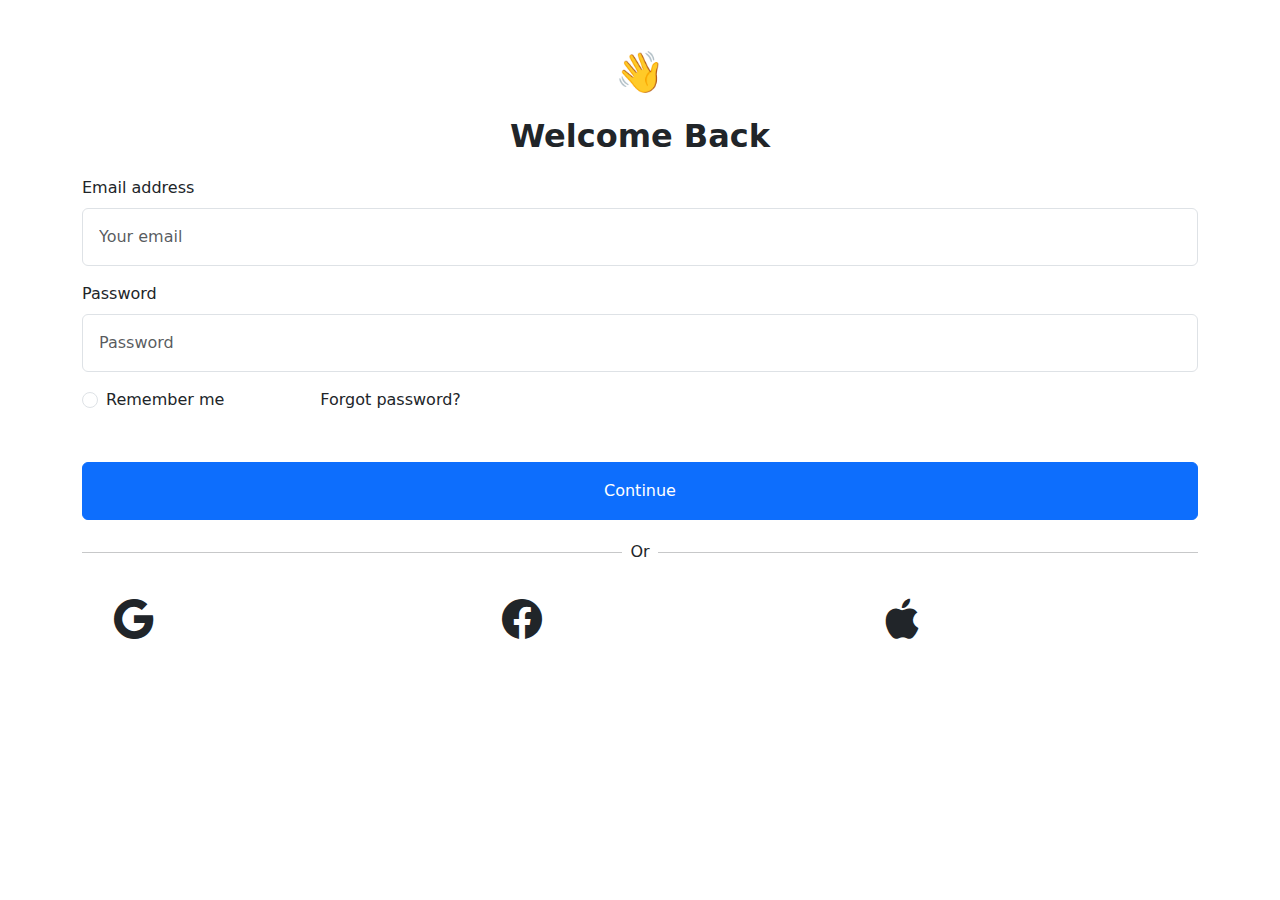
<file: index.html>
<!DOCTYPE html>
<html lang="en">
<head>
    <meta charset="UTF-8">
    <meta name="viewport" content="width=device-width, initial-scale=1.0">
    <link rel="stylesheet" href="bootstrap-5.3.2-dist copy/css/bootstrap.css">
    <link rel="stylesheet" href="index.css">
    <link rel="stylesheet" href="https://cdn.jsdelivr.net/npm/bootstrap-icons@1.11.1/font/bootstrap-icons.css">
    <title>Document</title>
</head>
<body>
    <!-- <div id="carouselExampleSlidesOnly" class="carousel slide" data-bs-ride="carousel">
        <div class="carousel-inner">
          <div class="carousel-item active">
            <img src="./images/carousel_slide_one.jpeg" class="d-block w-100" alt="...">
          </div>
          <div class="carousel-item">
            <img src="" class="d-block w-100" alt="...">
          </div>
          <div class="carousel-item">
            <img src="..." class="d-block w-100" alt="...">
          </div>
        </div>
      </div> -->
      <div class="container-fluid">
        <div class="text-center mt-5 h1 emoji container ">👋</div>
        <p class="lead text-center fw-bold welcome mt-3">Welcome Back</p> 
      </div>
      <div class="container">
        <form action="">
            <div>
            <label for="input" class="pb-2">Email address</label>
            <input type="email" name="" id="" placeholder="Your email" class="form-control p-3">
            </div>
            <div class="pt-3">
                <label for="password" class="pb-2">Password</label>
                <input type="password" name="" id="Password" class="form-control p-3" placeholder="Password">
            </div>
            <div class="d-flex">
            <div class="form-check pt-3">
                <input class="form-check-input" type="radio" name="flexRadioDefault" id="flexRadioDefault1">
                <label class="form-check-label" for="flexRadioDefault1">
                  Remember me
                </label>
              </div>
              <div class="pt-3 ps-5">
                <a href="reset_password.html" class="text-decoration-none text-dark ps-5">Forgot password?</a>
              </div>
              </div>
              <div class="text-center pt-5">
                <button class="btn  btn-primary button p-3 ">Continue</button>
              </div>
        </form>
        <div class="d-flex pt-3">
            <hr class="w-50 "> 
            <p class="ps-2 pe-2 pt-1">Or </p>
            <hr class="w-50">
        </div>
        <div class="row pt-3">
          <div class="col col-md">
            <!-- <button class="btn btn-outline-secondary h1 ms-3"> -->
              <a href="" class="text-dark ms-3">
             <i class="bi bi-google h1 p-3"></i>
             </a>
            <!-- </button> -->
            </div>
            <div class="col col-md">
              <!-- <button class="btn btn-outline-secondary h1 "> -->
                <a href="" class="text-dark ms-4">
               <i class="bi bi-facebook h1 p-3"></i>
               </a>
              <!-- </button> -->
              </div>
              <div class=" col col-md">
                <!-- <button class="btn btn-outline-secondary h1 "> -->
                  <a href="" class="text-dark ms-4">
                 <i class="bi bi-apple h1 p-3"></i>
                 </a>
                <!-- </button> -->
                </div>
        </div>
      </div>
  <script src="./bootstrap-5.3.2-dist copy/js/bootstrap.bundle.js"></script>  
</body>
</html>
</file>
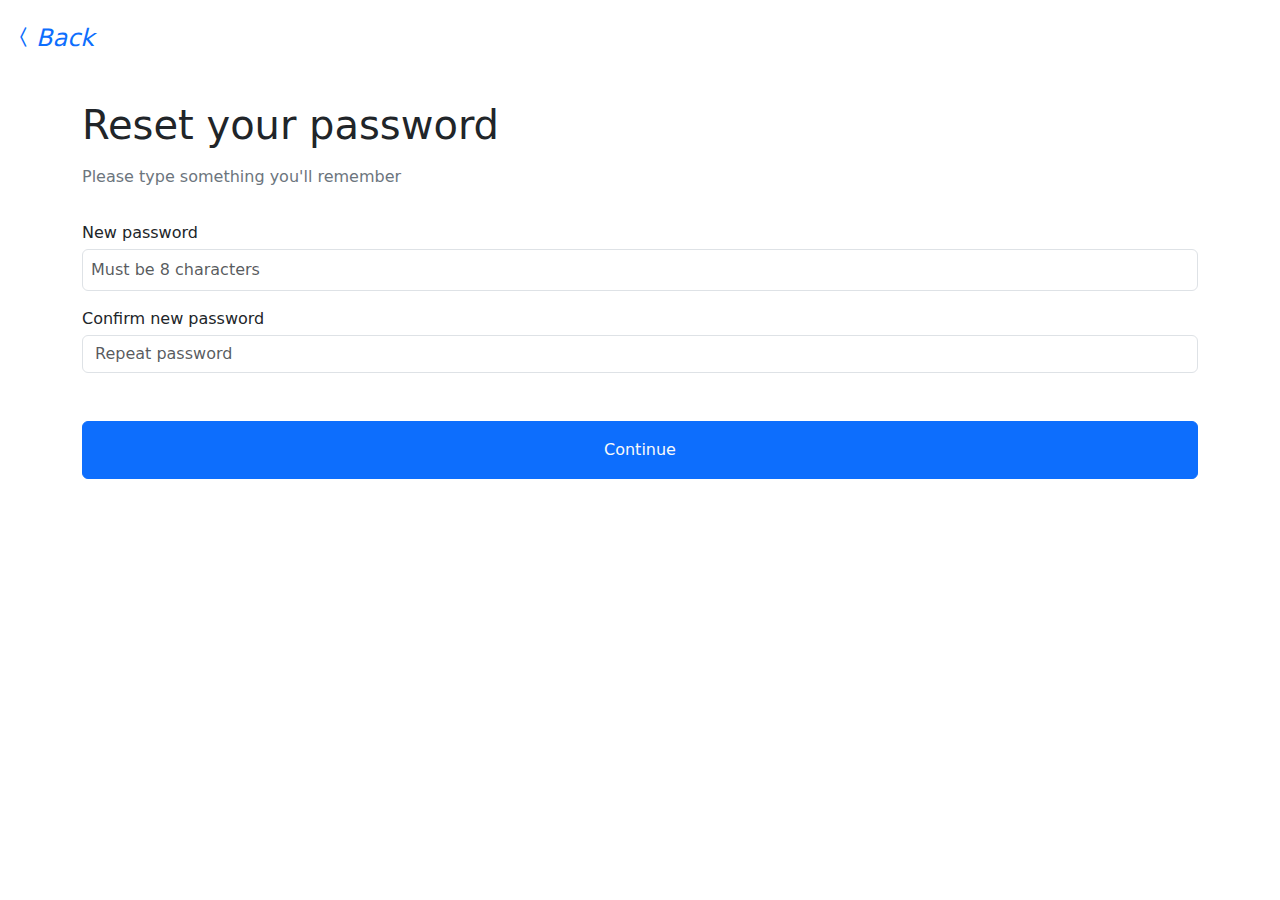
<file: confirmation.html>
<!DOCTYPE html>
<html lang="en">
<head>
    <meta charset="UTF-8">
    <meta name="viewport" content="width=device-width, initial-scale=1.0">
    <link rel="stylesheet" href="https://cdn.jsdelivr.net/npm/bootstrap-icons@1.11.1/font/bootstrap-icons.css">
    <link rel="stylesheet" href="index.css">
    <link rel="stylesheet" href="bootstrap-5.3.2-dist copy/css/bootstrap.css">
    <title></title>
</head>
<body>
    <div class="container-fluid pt-4">
        <a href="reset_password.html" class="text-decoration-none "><i class="bi bi-chevron-compact-left h4">Back </i></a>
        <div class="container pt-4">
            <p class="h1 pt-4">Reset your password</p>
            <p class="text-secondary pt-2">Please type something you'll remember</p>
        </div>
        <div class="container">
            <form action="#" class="pt-3">
                <label for="password">New password</label>
                <input type="password" name="" id="" class="form-control mt-1 p-2" placeholder="Must be 8 characters">
                <label for="password" class="mt-3">Confirm new password</label>
                <input type="password" name="" id="" class="form-control mt-1" placeholder="Repeat password">
                <div class="text-center">
                   
                    <button class="btn btn-primary w-100 mt-5 p-3"> <a href="successful.html" class="text-light text-decoration-none">Continue</a></button>
    
                </div>
            </form>
        </div>
        <!-- <div class="row">
            <div class="col col-md">
                <input type="number" name="" id="">
            </div>
            <div class="col col-md">
                <input type="number" name="" id="">
            </div>
            <div class="col col-md">
                <input type="number" name="" id="">
            </div>
            <div class="col col-md">
                <input type="number" name="" id="">
            </div>
        </div> -->
    </div>
    <script src="./bootstrap-5.3.2-dist copy/js/bootstrap.bundle.js"></script>
</body>
</html>
</file>
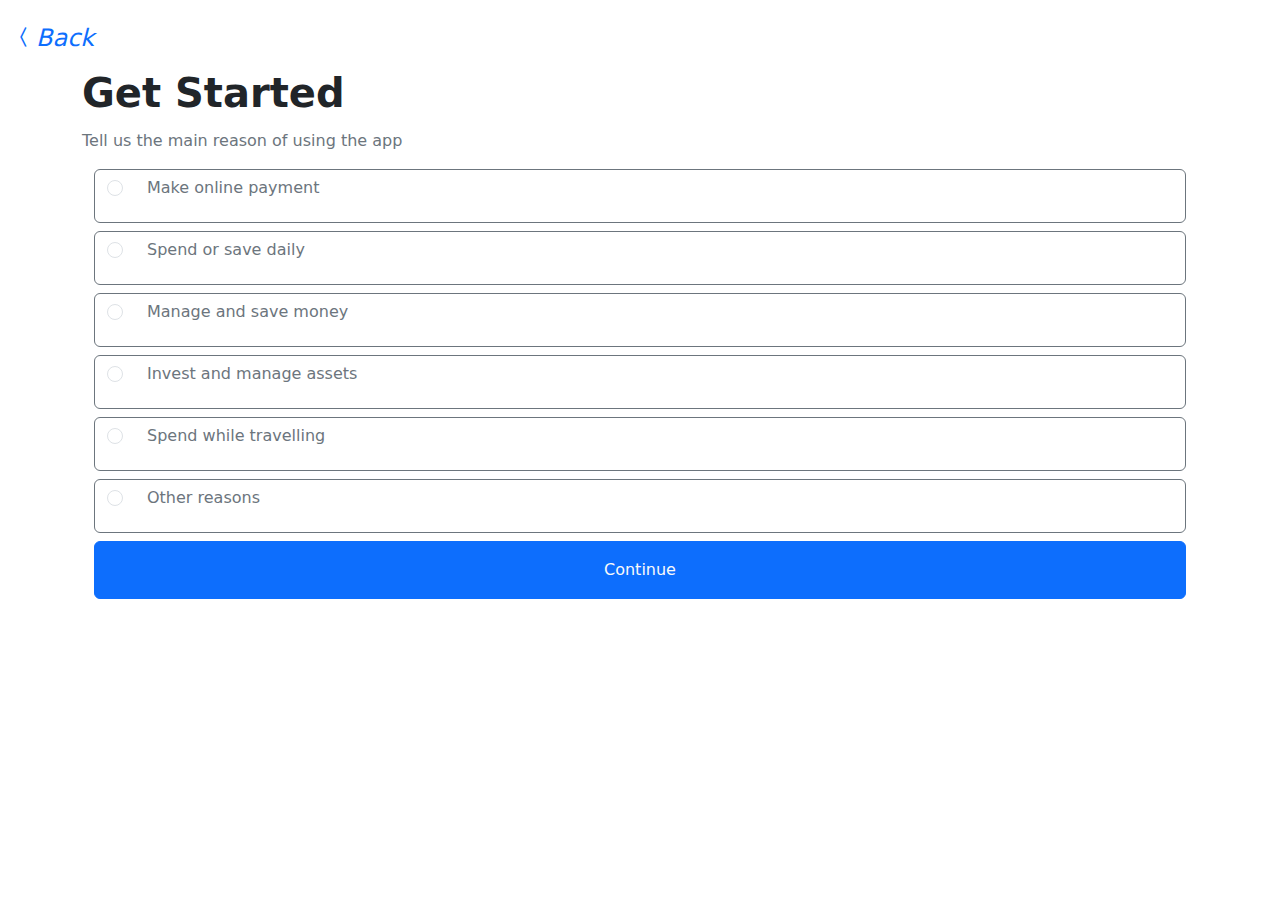
<file: getstarted.html>
<!DOCTYPE html>
<html lang="en">
<head>
    <meta charset="UTF-8">
    <meta name="viewport" content="width=device-width, initial-scale=1.0">
    <link rel="stylesheet" href="index.css">
    <link rel="stylesheet" href="./bootstrap-5.3.2-dist copy/css/bootstrap.css">
    <link rel="stylesheet" href="https://cdn.jsdelivr.net/npm/bootstrap-icons@1.11.1/font/bootstrap-icons.css">
    <title></title>
</head>
<body>
    <div class="container-fluid pt-4">
        <a href="index.html" class="text-decoration-none "><i class="bi bi-chevron-compact-left h4">Back </i></a>
        <div class="container">
            <p class="h1 fw-bold pt-3">Get Started</p>
            <p class="text-secondary pt-1">Tell us the main reason of using the app</p>
            <div class="container">
                <form action="">
                    <button class="btn btn-outline-secondary  w-100 d-flex ">
                        <input class="form-check-input" type="radio" name="flexRadioDefault" id="flexRadioDefault1">
                         <p class="form-check-label ms-4" for="flexRadioDefault1">
                        Make online payment
                         </p>
                    </button>
                    <button class="btn btn-outline-secondary  w-100 mt-2 d-flex">
                        <input class="form-check-input" type="radio" name="flexRadioDefault" id="flexRadioDefault1">
                         <p class="form-check-label ms-4" for="flexRadioDefault1">
                        Spend or save daily
                         </p>
                    </button>
                    <button class="btn btn-outline-secondary  w-100 mt-2 d-flex">
                        <input class="form-check-input" type="radio" name="flexRadioDefault" id="flexRadioDefault1">
                         <p class="form-check-label ms-4" for="flexRadioDefault1">
                        Manage and save money
                         </p>
                    </button>
                    <button class="btn btn-outline-secondary  w-100 mt-2 d-flex ">
                        <input class="form-check-input" type="radio" name="flexRadioDefault" id="flexRadioDefault1">
                         <p class="form-check-label ms-4" for="flexRadioDefault1">
                        Invest and manage assets
                         </p>
                    </button>
                    <button class="btn btn-outline-secondary  w-100 mt-2 d-flex ">
                        <input class="form-check-input" type="radio" name="flexRadioDefault" id="flexRadioDefault1">
                         <p class="form-check-label ms-4" for="flexRadioDefault1">
                        Spend while travelling
                         </p>
                    </button>
                    
                    <button class="btn btn-outline-secondary  w-100 mt-2 d-flex">
                        <input class="form-check-input" type="radio" name="flexRadioDefault" id="flexRadioDefault1">
                         <p class="form-check-label ms-4" for="flexRadioDefault1">
                        Other reasons
                         </p>
                    </button>
                    <button class="btn btn-primary w-100 p-3 mt-2" > <a href="residence.html" class="text-light text-decoration-none">Continue</a></button>
                </form>
            </div>
        </div>
    </div>
    <script src="./bootstrap-5.3.2-dist copy/js/bootstrap.bundle.js"></script>
</body>
</html>
</file>
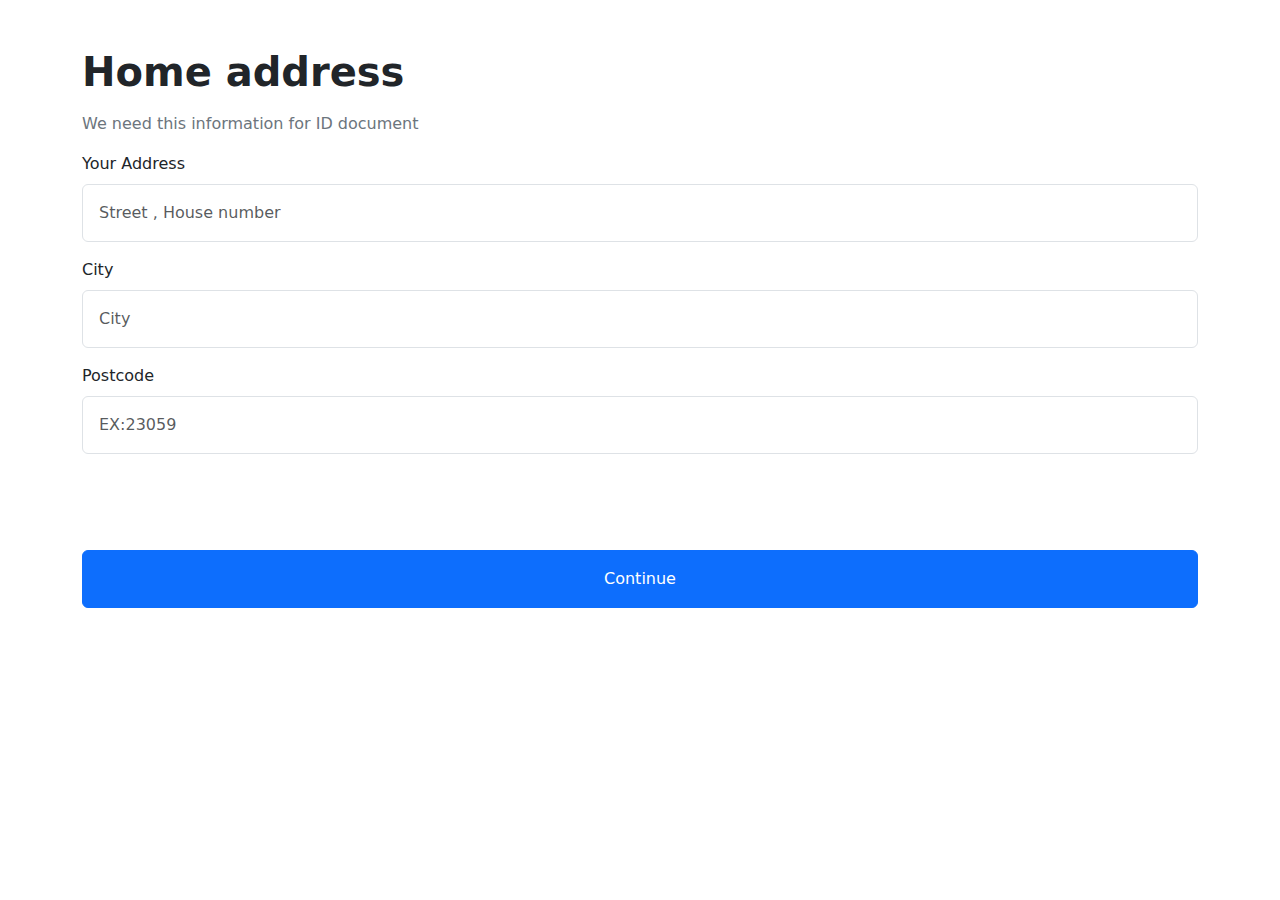
<file: homeaddress.html>
<!DOCTYPE html>
<html lang="en">
<head>
    <meta charset="UTF-8">
    <meta name="viewport" content="width=device-width, initial-scale=1.0">
    <link rel="stylesheet" href="index.css">
    <link rel="stylesheet" href="bootstrap-5.3.2-dist copy/css/bootstrap.css">
    <title>Document</title>
</head>
<body>
    <div class="container">
        <p class="fw-bold h1 pt-5">Home address</p>
        <p class="text-secondary pt-2">We need this information for ID document</p>
        <label for="name">Your Address </label>
        <input type="text" name="" id="" class="form-control p-3 mt-2 " placeholder="Street , House number">
        <div class="pt-3">
        <label for="name">City</label>
        <input type="text" name="" id="" class="form-control p-3 mt-2 " placeholder="City">
        </div>
        <div class="pt-3">
            <label for="name">Postcode</label>
            <input type="text" name="" id="" class="form-control p-3 mt-2 " placeholder="EX:23059">
        </div>
        <div class="text-center mt-5">
            <a href="successful_two.html">
            <button class="btn btn-primary w-100 p-3 mt-5">Continue</button>
            </a>
        </div>
    </div>
    <script src="bootstrap-5.3.2-dist copy/js/bootstrap.bundle.js"></script>
</body>
</html>
</file>
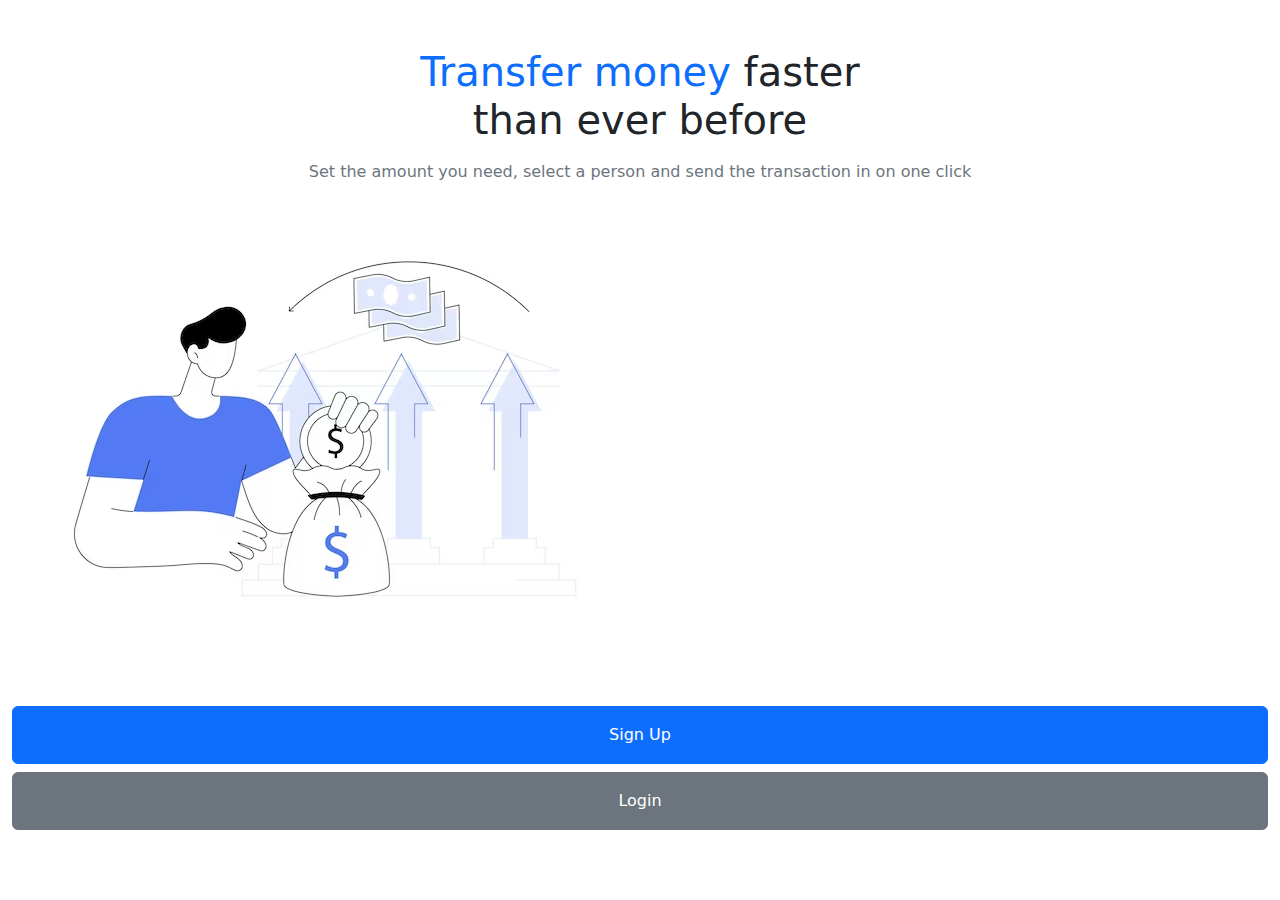
<file: homepage.html>
<!DOCTYPE html>
<html lang="en">
<head>
    <meta charset="UTF-8">
    <meta name="viewport" content="width=device-width, initial-scale=1.0">
    <link rel="stylesheet" href="bootstrap-5.3.2-dist copy/css/bootstrap.css">
    <link rel="stylesheet" href="index.css">
    <title>Document</title>
</head>
<body>
    <div class="container-fluid">
        <div class="container pt-5">
            <p class="h1 text-center"><span class="text-primary">Transfer money</span> faster <br> than ever before</p>
            <p class="text-center text-secondary pt-2">Set the amount you need, select a person and send the transaction in on one click</p>
        </div>
        <img src="./images/raising-capital-abstract-concept-vector-illustration_107173-35353.avif" alt="" class="img-fluid">
        <div class="text-center pt-5">
            <a href="getstarted.html"><button class="btn btn-primary w-100 p-3">Sign Up</button></a>
            <a href="index.html"><button class="btn btn-secondary w-100 p-3 mt-2">Login</button></a>
        </div>
    </div>
    <script src="bootstrap-5.3.2-dist copy/js/bootstrap.bundle.js"></script>
</body>
</html>
</file>
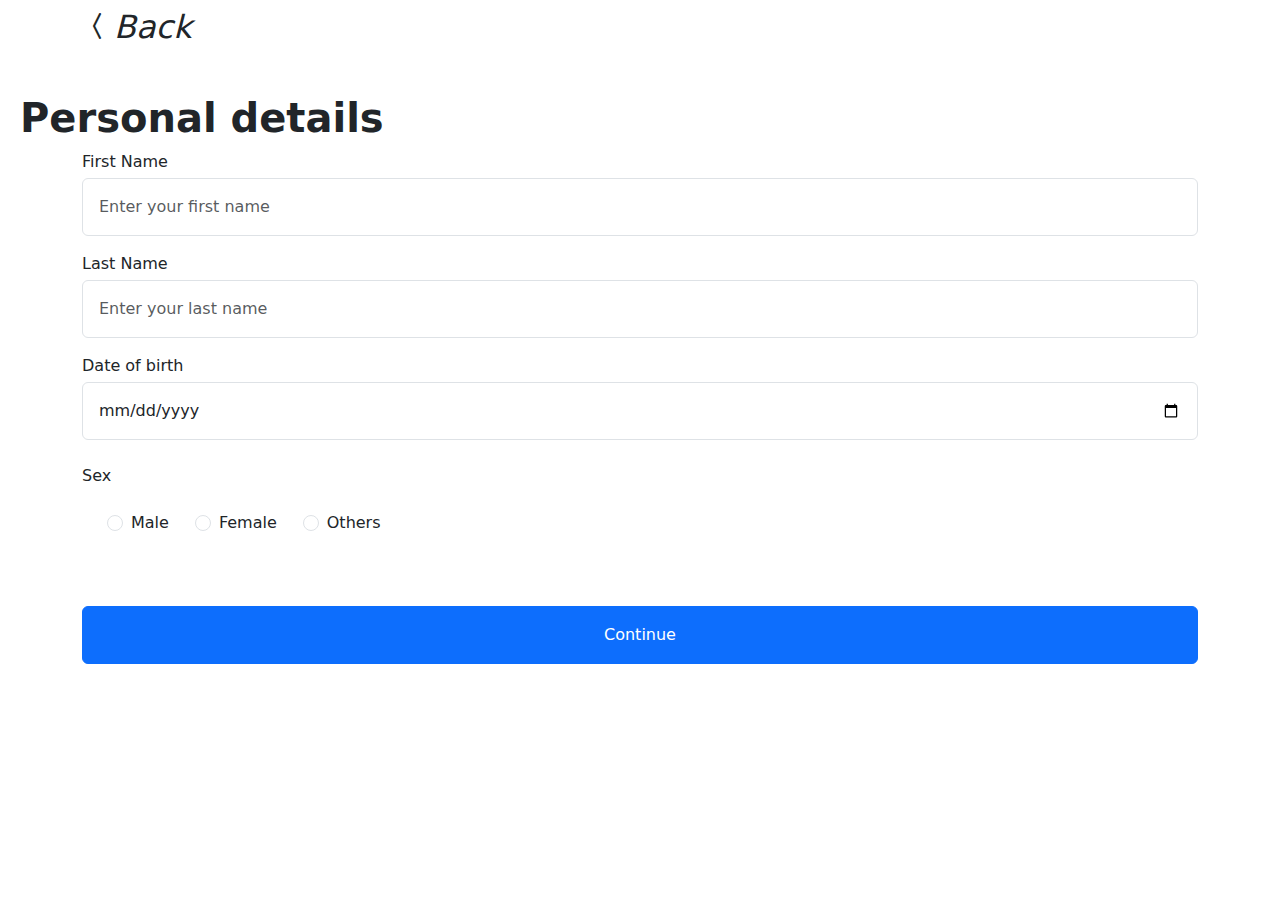
<file: personaldetails.html>
<!DOCTYPE html>
<html lang="en">
<head>
    <meta charset="UTF-8">
    <meta name="viewport" content="width=device-width, initial-scale=1.0">
    <link rel="stylesheet" href="bootstrap-5.3.2-dist copy/css/bootstrap.css">
    <link rel="stylesheet" href="index.css">
    <link rel="stylesheet" href="https://cdn.jsdelivr.net/npm/bootstrap-icons@1.11.1/font/bootstrap-icons.css">
    <title>Document</title>
</head>
<body>
    <div class="container-fluid">
        <div class="container mt-2 d-flex ">
            <div>
            <i class="bi bi-chevron-compact-left h2">Back</i>
            </div>
            <!-- <div class="ms-5 ps-5 d-flex">
                <p class="lead  ms-5 ps-5">skip</p>
            <i class="bi bi-chevron-compact-right h2 "></i>
            </div> -->
     
        </div>
        <p class="h1 pt-5 ps-2 fw-bold">Personal details</p>
        <div class="container mt-2">
        <form action="" >
            <label for="name">First Name</label>
        <input type="text" name="" id="" class="form-control p-3 mt-1 " placeholder="Enter your first name">
        <label for="name" class="mt-3">Last Name</label>
        <input type="text" name="" id="" class="form-control p-3 mt-1" placeholder="Enter your last name">
        <label for="date " class="mt-3">Date of birth</label>
        <input type="date" name="" id="" class="form-control p-3 mt-1" placeholder="">
        <p class="mt-4">Sex</p>
        <div class="container d-flex text-center">
        <button class="d-flex btn">
        <input class="form-check-input" type="radio" name="flexRadioDefault" id="flexRadioDefault1">
        <p class="form-check-label ms-2" for="flexRadioDefault1">
         Male
         </p>
         </button>
         <button class="d-flex btn">
            <input class="form-check-input" type="radio" name="flexRadioDefault" id="flexRadioDefault1">
            <p class="form-check-label ms-2 " for="flexRadioDefault1">
             Female
             </p>
             </button>
             <button class="d-flex btn">
                <input class="form-check-input" type="radio" name="flexRadioDefault" id="flexRadioDefault1" >
                <p class="form-check-label ms-2 " for="flexRadioDefault1">
                 Others
                 </p>
                 </button>
                 </div>
                 <div class="text-center">
                    <a href="homeaddress.html">
                 <button class="btn btn-primary w-100 p-3 mt-5 ">Continue</button>
                 </a>
                 </div>
        </form>
        </div>
    </div>
    <script src="bootstrap-5.3.2-dist copy/js/bootstrap.bundle.js"></script>
</body>
</html>
</file>
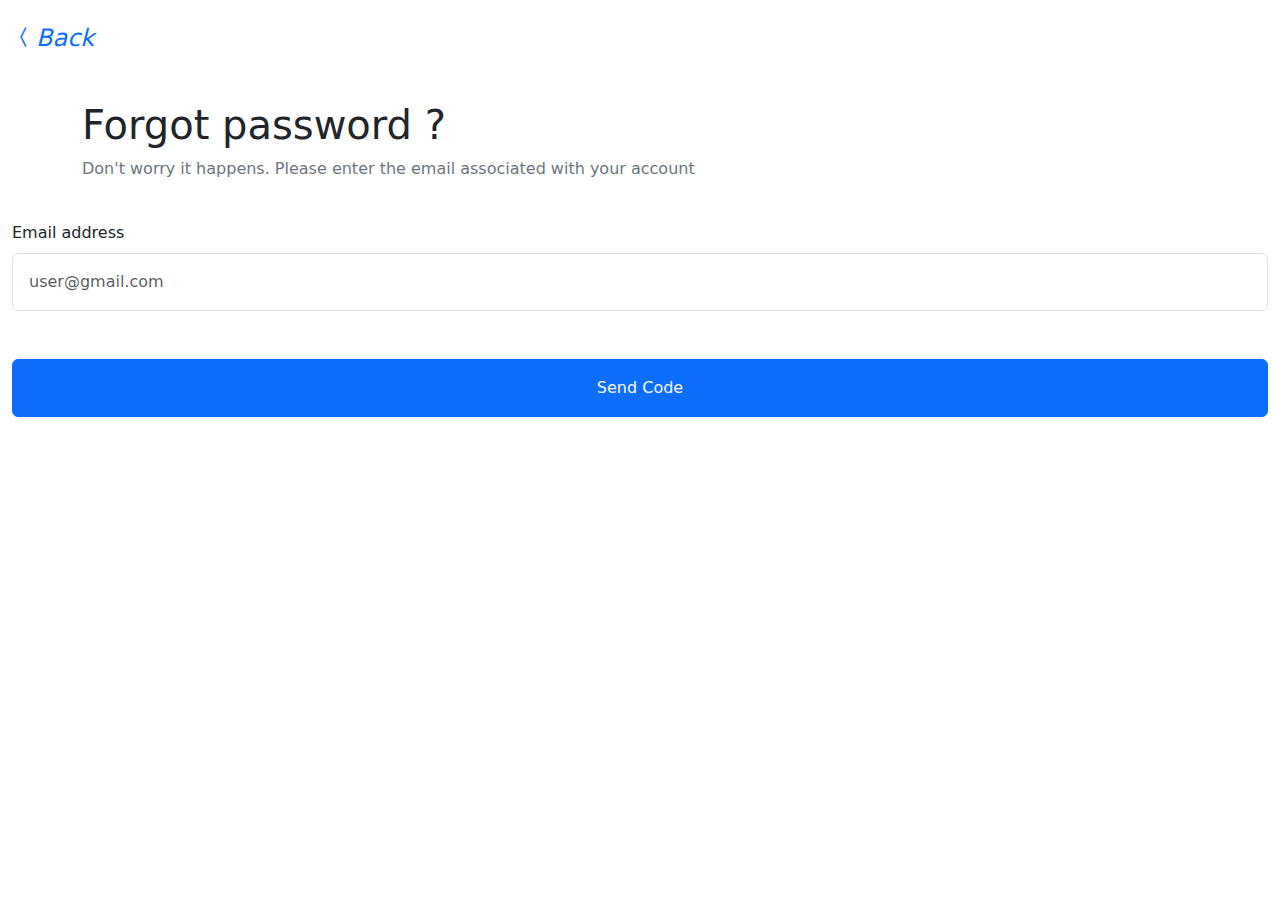
<file: reset_password.html>
<!DOCTYPE html>
<html lang="en">
<head>
    <meta charset="UTF-8">
    <meta name="viewport" content="width=device-width, initial-scale=1.0">
    <link rel="stylesheet" href="bootstrap-5.3.2-dist copy/css/bootstrap.css">
    <link rel="stylesheet" href="index.css">
    <link rel="stylesheet" href="https://cdn.jsdelivr.net/npm/bootstrap-icons@1.11.1/font/bootstrap-icons.css">
    <title>Reset password</title>
</head>
<body>
    <div class="container-fluid pt-4">
       <a href="index.html" class="text-decoration-none "><i class="bi bi-chevron-compact-left h4">Back </i></a>
       <div class="container">
        <p class="pt-5 h1">Forgot password ?</p>
        <p class="text-secondary">Don't worry it happens. Please enter the email associated with your account</p>
       </div>
       <form action="#" class="pt-4">
        <label for="email">Email address</label>
        <input type="email" name="" id="" class="form-control p-3 mt-2 " placeholder="user@gmail.com">
        <div class="text-center">
            
        <button type="submit" class="btn btn-primary p-3 w-100 mt-5"><a href="confirmation.html" class="text-light text-decoration-none">Send Code</a></button>
        
        </div>
       </form>
    </div>

    <script src="./bootstrap-5.3.2-dist copy/js/bootstrap.bundle.js"></script>
</body>
</html>
</file>
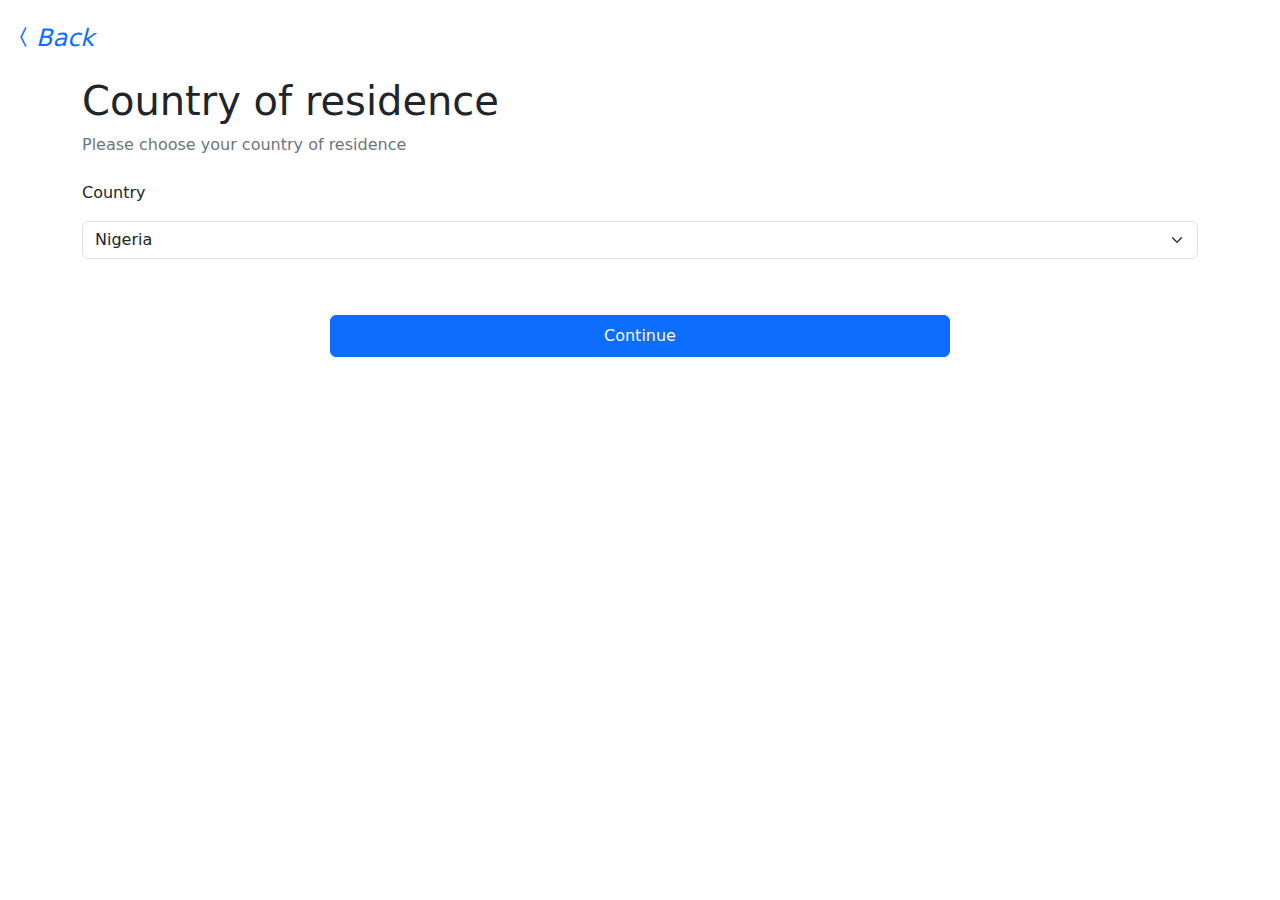
<file: residence.html>
<!DOCTYPE html>
<html lang="en">
<head>
    <meta charset="UTF-8">
    <meta name="viewport" content="width=device-width, initial-scale=1.0">
    <link rel="stylesheet" href="index.css">
    <link rel="stylesheet" href="bootstrap-5.3.2-dist copy/css/bootstrap.css">
    <link rel="stylesheet" href="https://cdn.jsdelivr.net/npm/bootstrap-icons@1.11.1/font/bootstrap-icons.css">
  
    <title>Document</title>
</head>
<body>
    <div class="container-fluid pt-4">
    <a href="getstarted.html" class="text-decoration-none  "><i class="bi bi-chevron-compact-left h4">Back </i></a>
    <div class="container">
        <p class="h1 pt-4">Country of residence</p>
        <p class="text-secondary">Please choose your country of residence</p>
    </div>
    <div class="mt-4 container">
        <p>Country</p>
        <select class="form-select" aria-label="Default select example bg-light">
            <option selected>Nigeria</option>
            <option value="1"><i class="flag flag-uk">United Kingdom</i></option>
            <option value="2">United States</option>
            <option value="3">South Africa</option>
          </select>
    </div>
    <div class="text-center mt-5 p-2">
        <button class="btn btn-primary w-50 p-2"><a href="personaldetails.html" class="text-decoration-none text-light">Continue</a></button>
    </div>
    </div>
    <script src="./bootstrap-5.3.2-dist copy/js/bootstrap.bundle.js"></script>
    <!-- <script
  type="text/javascript"
  src="https://cdnjs.cloudflare.com/ajax/libs/mdb-ui-kit/3.3.0/mdb.min.js"
></script> -->
</body>
</html>
</file>
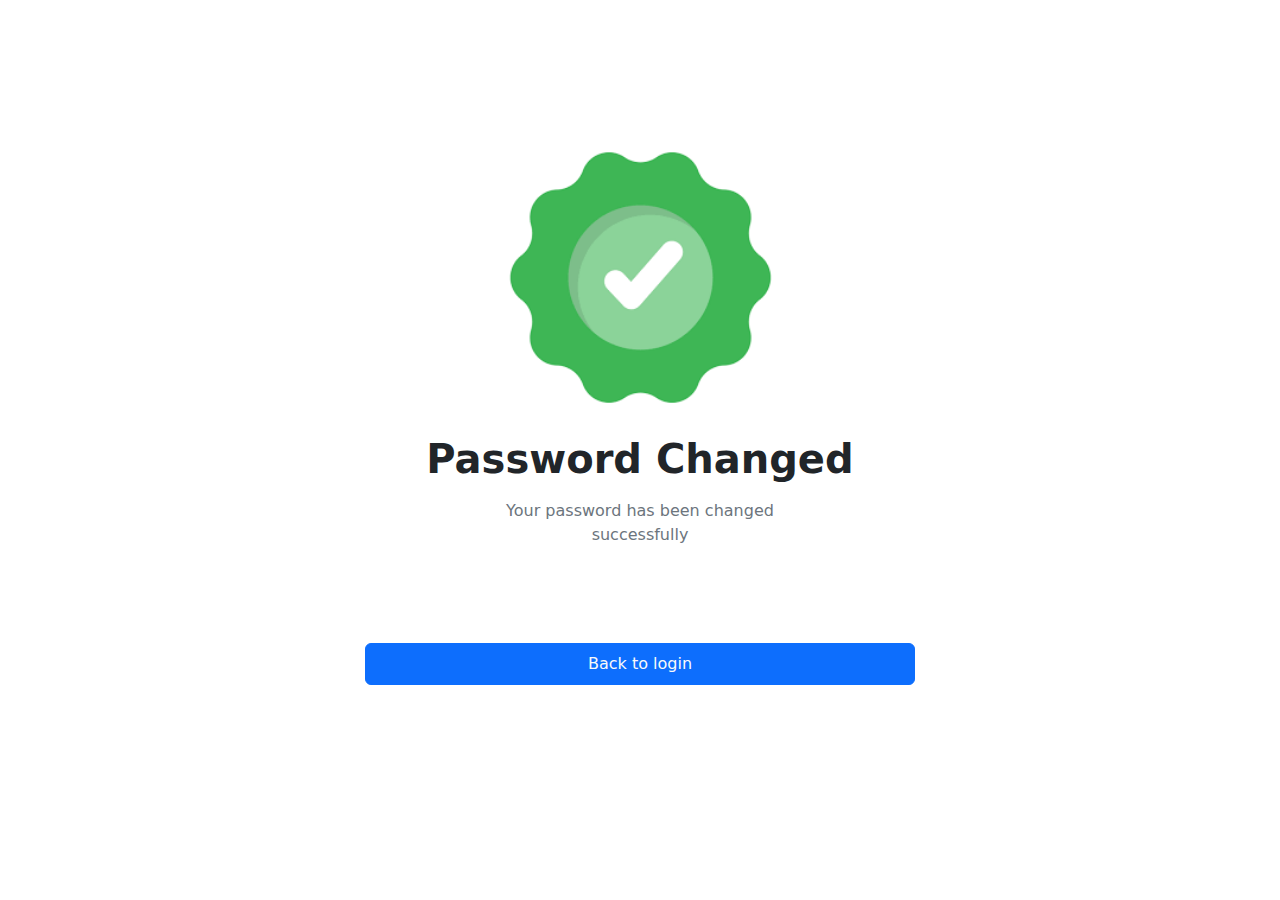
<file: successful.html>
<!DOCTYPE html>
<html lang="en">
<head>
    <meta charset="UTF-8">
    <meta name="viewport" content="width=device-width, initial-scale=1.0">
    <link rel="stylesheet" href="index.css">
    <link rel="stylesheet" href="bootstrap-5.3.2-dist copy/css/bootstrap.css">
    <title>Document</title>
</head>
<body>
    <div class="container ">
        <div class="container w-50 mt-5 pt-5 text-center">
            <img src="./images/succesful.png" alt="" class="w-50 pt-5 ">
        </div>
        <p class="text-center h1 pt-4 fw-bold">Password Changed</p>
        <p class="text-center text-secondary pt-2">Your password has been changed <br> successfully</p>
        <div class="text-center mt-5 pt-5 p-2">
            <button class="btn btn-primary w-50 p-2"><a href="index.html" class="text-decoration-none text-light ">Back to login</a></button>
        </div>
    </div>
    <script src="./bootstrap-5.3.2-dist copy/js/bootstrap.bundle.js"></script>
</body>
</html>
</file>
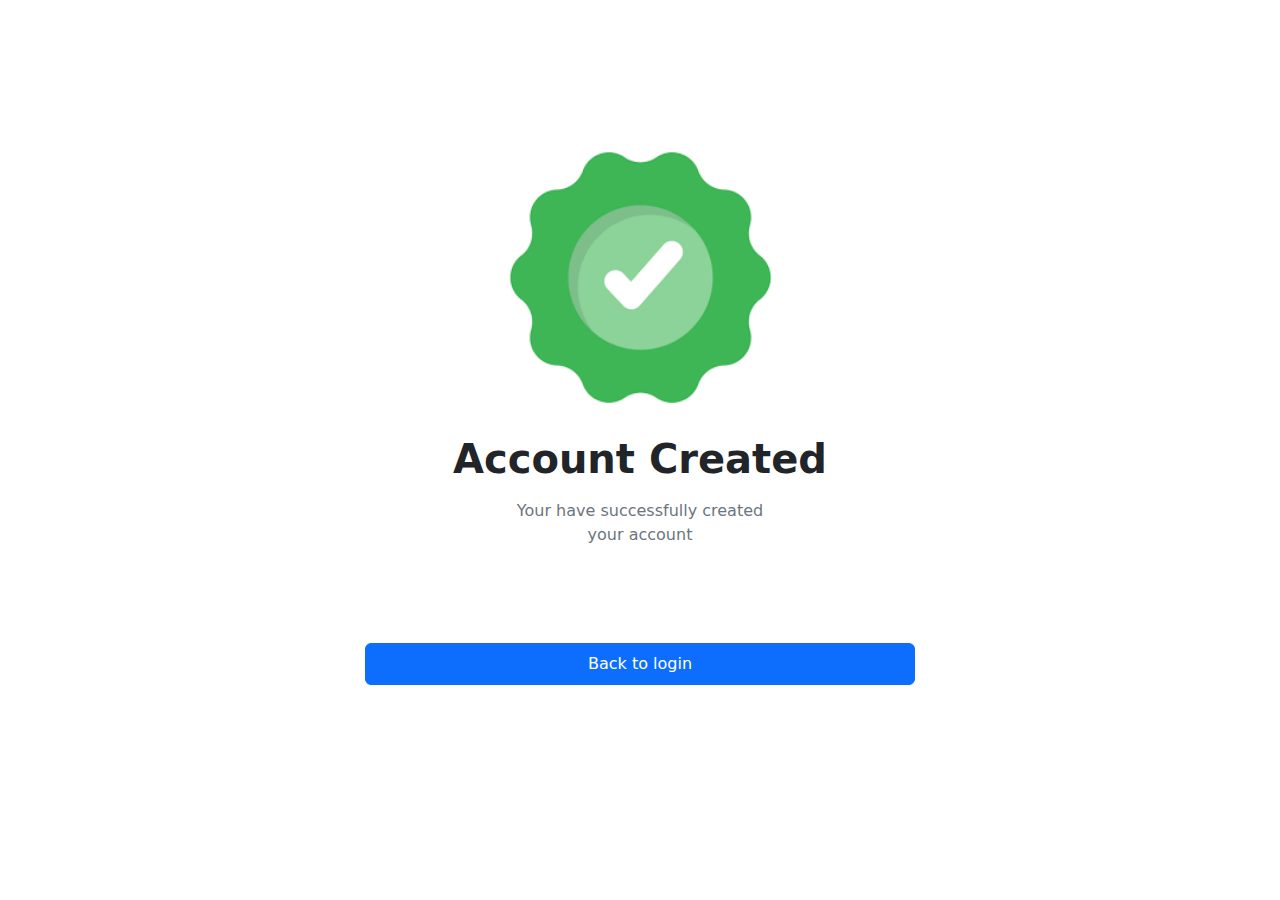
<file: successful_two.html>
<!DOCTYPE html>
<html lang="en">
<head>
    <meta charset="UTF-8">
    <meta name="viewport" content="width=device-width, initial-scale=1.0">
    <link rel="stylesheet" href="index.css">
    <link rel="stylesheet" href="bootstrap-5.3.2-dist copy/css/bootstrap.css">
    <title>Document</title>
</head>
<body>
    <div class="container ">
        <div class="container w-50 mt-5 pt-5 text-center">
            <img src="./images/succesful.png" alt="" class="w-50 pt-5 ">
        </div>
        <p class="text-center h1 pt-4 fw-bold">Account Created</p>
        <p class="text-center text-secondary pt-2">Your have successfully created  <br> your account</p>
        <div class="text-center mt-5 pt-5 p-2">
            <a href="index.html" class="text-decoration-none text-light ">
            <button class="btn btn-primary w-50 p-2">Back to login</button>
            </a>
        </div>
    </div>
    <script src="./bootstrap-5.3.2-dist copy/js/bootstrap.bundle.js"></script>
</body>
</html>
</file>
<file: index.css>
.welcome{
    font-size: 2rem !important;
}
.emoji{
    /* border-radius:  !important; */
    /* background-color: gainsboro !important; */
}
.button{
    width: 100%;
}
</file>
